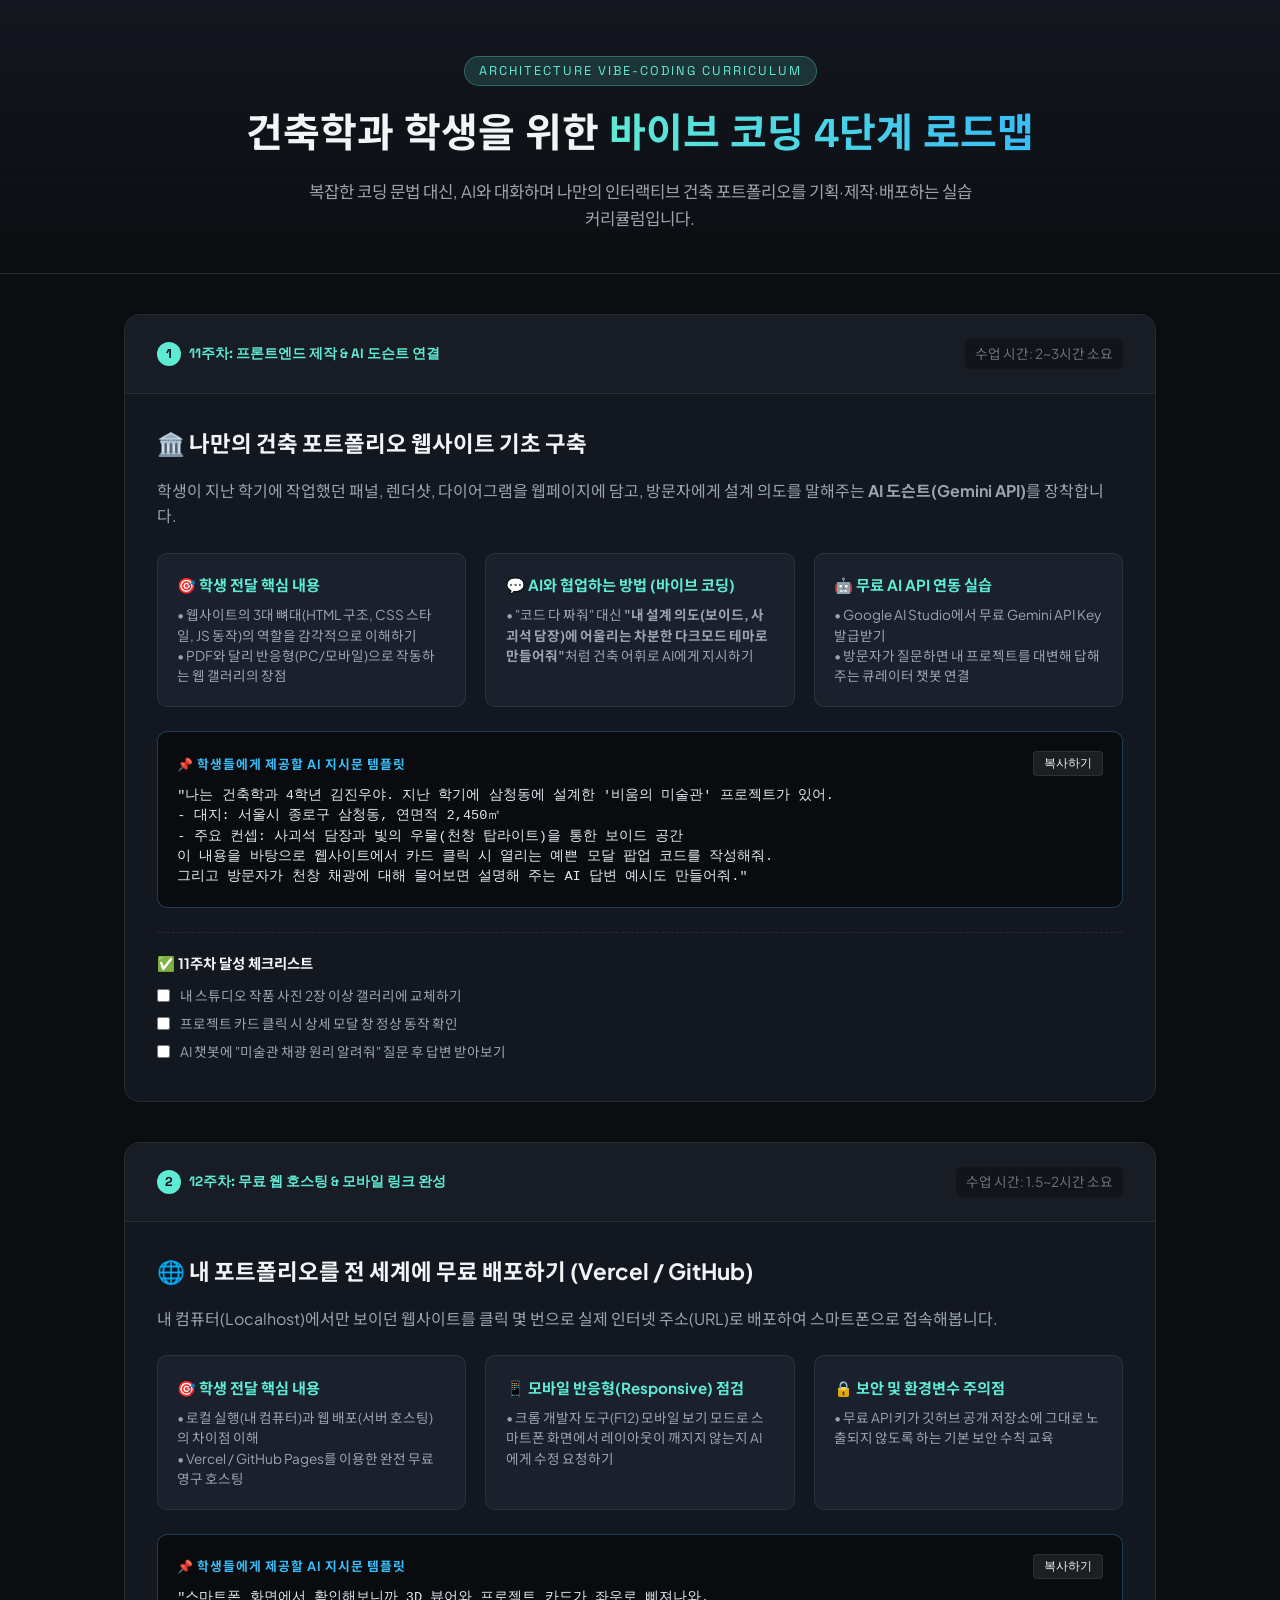
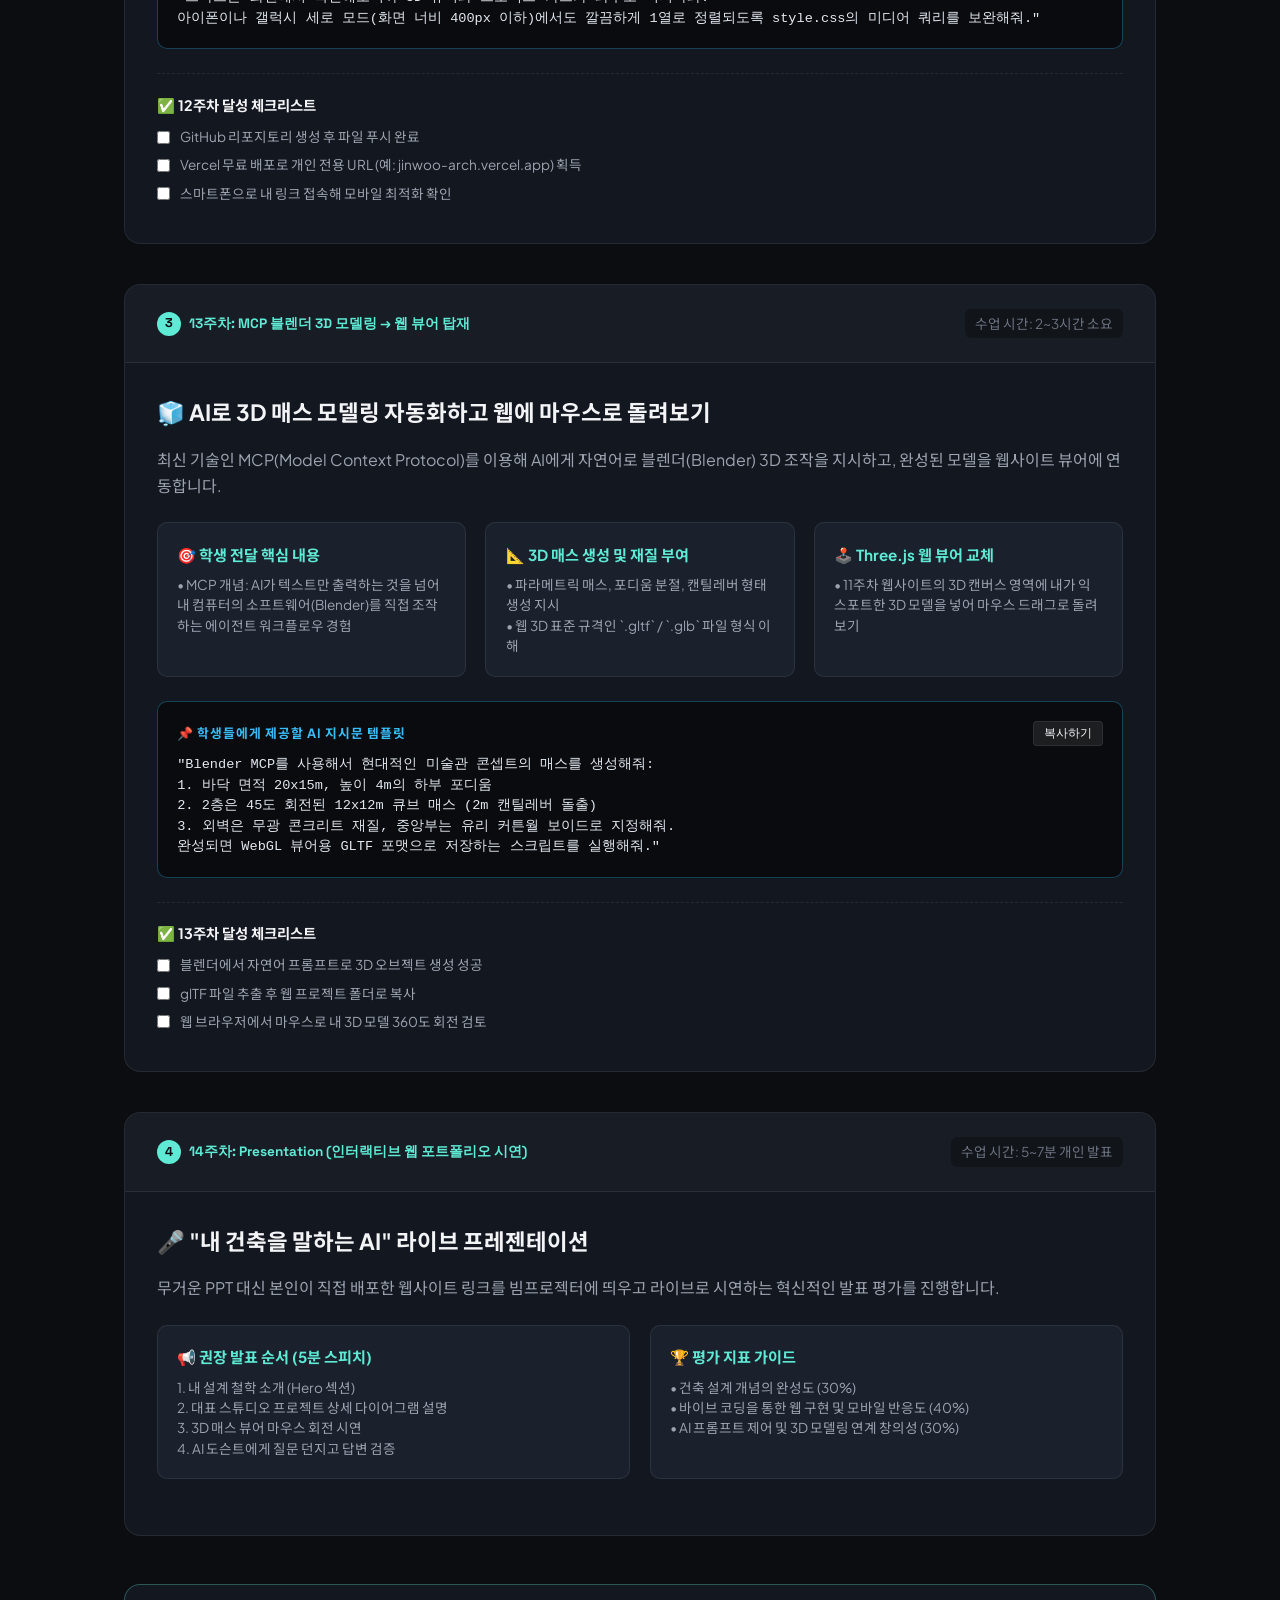
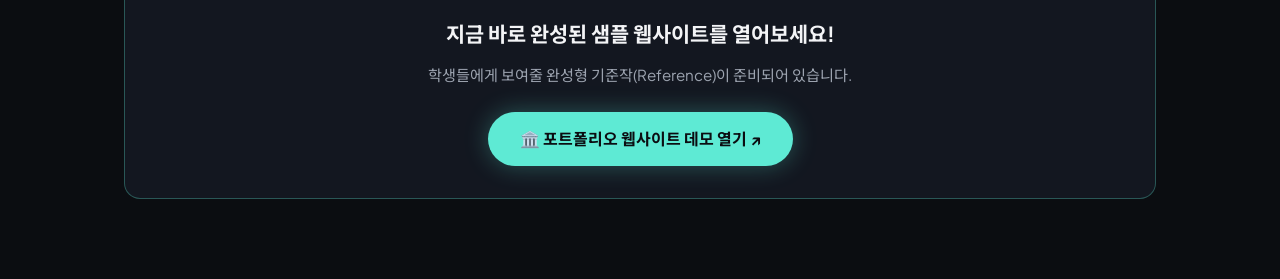
<file: curriculum.html>
<!DOCTYPE html>
<html lang="ko">
<head>
    <meta charset="UTF-8">
    <meta name="viewport" content="width=device-width, initial-scale=1.0">
    <title>건축학과 바이브 코딩 실습 로드맵 & 가이드</title>
    <link rel="preconnect" href="https://fonts.googleapis.com">
    <link rel="preconnect" href="https://fonts.gstatic.com" crossorigin>
    <link href="https://fonts.googleapis.com/css2?family=Plus+Jakarta+Sans:wght@400;600;700&family=Space+Grotesk:wght@500;700&family=Noto+Sans+KR:wght@300;400;500;700&display=swap" rel="stylesheet">
    <style>
        :root {
            --bg: #0b0d11;
            --surface: #131720;
            --surface-card: #1a202c;
            --border: rgba(255, 255, 255, 0.08);
            --border-accent: rgba(94, 234, 212, 0.3);
            --accent: #5eead4;
            --accent-glow: rgba(94, 234, 212, 0.15);
            --blue: #38bdf8;
            --purple: #a855f7;
            --text-main: #f3f4f6;
            --text-sub: #9ca3af;
            --text-muted: #6b7280;
            --radius-lg: 16px;
            --radius-md: 10px;
        }

        * { box-sizing: border-box; margin: 0; padding: 0; }
        body {
            background-color: var(--bg);
            color: var(--text-main);
            font-family: 'Plus Jakarta Sans', 'Noto Sans KR', sans-serif;
            line-height: 1.6;
            padding-bottom: 5rem;
        }

        /* Top Hero */
        .header {
            background: linear-gradient(180deg, rgba(20, 24, 33, 0.9) 0%, rgba(11, 13, 17, 0.4) 100%);
            border-bottom: 1px solid var(--border);
            padding: 3.5rem 2rem 2.5rem 2rem;
            text-align: center;
        }
        .tag {
            display: inline-block;
            font-family: 'Space Grotesk', sans-serif;
            font-size: 0.8rem;
            letter-spacing: 2px;
            color: var(--accent);
            background: var(--accent-glow);
            padding: 4px 14px;
            border-radius: 20px;
            border: 1px solid var(--border-accent);
            margin-bottom: 1rem;
        }
        .title {
            font-family: 'Space Grotesk', 'Noto Sans KR', sans-serif;
            font-size: 2.5rem;
            font-weight: 700;
            margin-bottom: 0.8rem;
        }
        .title span {
            background: linear-gradient(90deg, var(--accent), var(--blue));
            -webkit-background-clip: text;
            -webkit-text-fill-color: transparent;
        }
        .desc {
            max-width: 680px;
            margin: 0 auto;
            color: var(--text-sub);
            font-size: 1.05rem;
        }

        /* Main Container */
        .container {
            max-width: 1080px;
            margin: 2.5rem auto 0 auto;
            padding: 0 1.5rem;
        }

        /* Nav Pills */
        .phase-tabs {
            display: flex;
            justify-content: center;
            gap: 1rem;
            margin-bottom: 3rem;
            flex-wrap: wrap;
        }
        .tab-btn {
            background: var(--surface);
            border: 1px solid var(--border);
            color: var(--text-sub);
            padding: 0.75rem 1.6rem;
            border-radius: 30px;
            cursor: pointer;
            font-weight: 600;
            font-size: 0.95rem;
            transition: all 0.2s;
        }
        .tab-btn.active, .tab-btn:hover {
            border-color: var(--accent);
            color: var(--accent);
            background: rgba(94, 234, 212, 0.08);
        }

        /* Step Card */
        .step-card {
            background: var(--surface);
            border: 1px solid var(--border);
            border-radius: var(--radius-lg);
            margin-bottom: 2.5rem;
            overflow: hidden;
            transition: border-color 0.2s;
        }
        .step-card:hover {
            border-color: var(--border-accent);
        }
        .step-header {
            padding: 1.5rem 2rem;
            background: rgba(255, 255, 255, 0.02);
            border-bottom: 1px solid var(--border);
            display: flex;
            justify-content: space-between;
            align-items: center;
            flex-wrap: wrap;
            gap: 1rem;
        }
        .step-badge {
            font-family: 'Space Grotesk', sans-serif;
            font-size: 0.85rem;
            font-weight: 700;
            color: var(--accent);
            display: flex;
            align-items: center;
            gap: 8px;
        }
        .step-badge .num {
            background: var(--accent);
            color: #0b0d11;
            width: 24px;
            height: 24px;
            border-radius: 50%;
            display: inline-flex;
            align-items: center;
            justify-content: center;
            font-size: 0.8rem;
        }
        .step-time {
            font-size: 0.85rem;
            color: var(--text-muted);
            background: rgba(0,0,0,0.3);
            padding: 4px 10px;
            border-radius: 6px;
        }
        .step-body {
            padding: 2rem;
        }
        .step-title {
            font-size: 1.4rem;
            font-weight: 700;
            margin-bottom: 1rem;
            display: flex;
            align-items: center;
            gap: 10px;
        }
        .step-intro {
            color: var(--text-sub);
            margin-bottom: 1.5rem;
            font-size: 1rem;
        }

        /* Teaching Points Grid */
        .point-grid {
            display: grid;
            grid-template-columns: repeat(auto-fit, minmax(280px, 1fr));
            gap: 1.2rem;
            margin-bottom: 1.5rem;
        }
        .point-box {
            background: var(--surface-card);
            border: 1px solid var(--border);
            padding: 1.2rem;
            border-radius: var(--radius-md);
        }
        .point-box h4 {
            color: var(--accent);
            font-size: 0.95rem;
            margin-bottom: 0.5rem;
            display: flex;
            align-items: center;
            gap: 6px;
        }
        .point-box p {
            font-size: 0.85rem;
            color: var(--text-sub);
            line-height: 1.5;
        }

        /* Prompt Template Box (AI 바이브코딩 프롬프트) */
        .prompt-template {
            background: #090b0e;
            border: 1px solid rgba(56, 189, 248, 0.3);
            border-radius: var(--radius-md);
            padding: 1.2rem;
            margin-top: 1.2rem;
        }
        .prompt-header {
            display: flex;
            justify-content: space-between;
            align-items: center;
            margin-bottom: 0.6rem;
        }
        .prompt-label {
            font-size: 0.8rem;
            font-weight: 700;
            color: var(--blue);
            letter-spacing: 1px;
        }
        .btn-copy {
            background: rgba(255, 255, 255, 0.08);
            border: 1px solid var(--border);
            color: var(--text-main);
            padding: 3px 10px;
            font-size: 0.75rem;
            border-radius: 4px;
            cursor: pointer;
        }
        .btn-copy:hover {
            background: var(--accent);
            color: #000;
        }
        .prompt-code {
            font-family: monospace;
            font-size: 0.85rem;
            color: #e2e8f0;
            white-space: pre-wrap;
            line-height: 1.5;
        }

        /* Checklist */
        .checklist {
            margin-top: 1.5rem;
            padding-top: 1.2rem;
            border-top: 1px dashed var(--border);
        }
        .checklist h5 {
            font-size: 0.9rem;
            color: var(--text-main);
            margin-bottom: 0.6rem;
        }
        .check-item {
            display: flex;
            align-items: center;
            gap: 10px;
            font-size: 0.85rem;
            color: var(--text-sub);
            margin-bottom: 0.4rem;
        }
        .check-item input[type="checkbox"] {
            accent-color: var(--accent);
            cursor: pointer;
        }

        /* Floating action bottom */
        .launch-bar {
            text-align: center;
            margin-top: 3rem;
            padding: 2rem;
            background: var(--surface);
            border-radius: var(--radius-lg);
            border: 1px solid var(--border-accent);
        }
        .btn-live {
            display: inline-block;
            background: var(--accent);
            color: #0b0d11;
            font-weight: 700;
            padding: 0.9rem 2rem;
            border-radius: 30px;
            text-decoration: none;
            font-size: 1rem;
            box-shadow: 0 0 25px rgba(94, 234, 212, 0.3);
            transition: transform 0.2s;
        }
        .btn-live:hover {
            transform: scale(1.04);
        }
    </style>
</head>
<body>

    <!-- Header -->
    <header class="header">
        <span class="tag">ARCHITECTURE VIBE-CODING CURRICULUM</span>
        <h1 class="title">건축학과 학생을 위한 <span>바이브 코딩 4단계 로드맵</span></h1>
        <p class="desc">
            복잡한 코딩 문법 대신, AI와 대화하며 나만의 인터랙티브 건축 포트폴리오를 기획·제작·배포하는 실습 커리큘럼입니다.
        </p>
    </header>

    <div class="container">
        <!-- Week 11: 바이브코딩 3 -->
        <div class="step-card" id="week11">
            <div class="step-header">
                <div class="step-badge">
                    <span class="num">1</span>
                    <span>11주차: 프론트엔드 제작 & AI 도슨트 연결</span>
                </div>
                <span class="step-time">수업 시간: 2~3시간 소요</span>
            </div>
            <div class="step-body">
                <h3 class="step-title">🏛️ 나만의 건축 포트폴리오 웹사이트 기초 구축</h3>
                <p class="step-intro">
                    학생이 지난 학기에 작업했던 패널, 렌더샷, 다이어그램을 웹페이지에 담고, 방문자에게 설계 의도를 말해주는 <strong>AI 도슨트(Gemini API)</strong>를 장착합니다.
                </p>

                <div class="point-grid">
                    <div class="point-box">
                        <h4>🎯 학생 전달 핵심 내용</h4>
                        <p>• 웹사이트의 3대 뼈대(HTML 구조, CSS 스타일, JS 동작)의 역할을 감각적으로 이해하기<br>• PDF와 달리 반응형(PC/모바일)으로 작동하는 웹 갤러리의 장점</p>
                    </div>
                    <div class="point-box">
                        <h4>💬 AI와 협업하는 방법 (바이브 코딩)</h4>
                        <p>• "코드 다 짜줘" 대신 <strong>"내 설계 의도(보이드, 사괴석 담장)에 어울리는 차분한 다크모드 테마로 만들어줘"</strong>처럼 건축 어휘로 AI에게 지시하기</p>
                    </div>
                    <div class="point-box">
                        <h4>🤖 무료 AI API 연동 실습</h4>
                        <p>• Google AI Studio에서 무료 Gemini API Key 발급받기<br>• 방문자가 질문하면 내 프로젝트를 대변해 답해주는 큐레이터 챗봇 연결</p>
                    </div>
                </div>

                <!-- Copiable Prompt Template -->
                <div class="prompt-template">
                    <div class="prompt-header">
                        <span class="prompt-label">📌 학생들에게 제공할 AI 지시문 템플릿</span>
                        <button class="btn-copy" onclick="copyPrompt('prompt-1')">복사하기</button>
                    </div>
                    <pre class="prompt-code" id="prompt-1">"나는 건축학과 4학년 김진우야. 지난 학기에 삼청동에 설계한 '비움의 미술관' 프로젝트가 있어.
- 대지: 서울시 종로구 삼청동, 연면적 2,450㎡
- 주요 컨셉: 사괴석 담장과 빛의 우물(천창 탑라이트)을 통한 보이드 공간
이 내용을 바탕으로 웹사이트에서 카드 클릭 시 열리는 예쁜 모달 팝업 코드를 작성해줘.
그리고 방문자가 천창 채광에 대해 물어보면 설명해 주는 AI 답변 예시도 만들어줘."</pre>
                </div>

                <div class="checklist">
                    <h5>✅ 11주차 달성 체크리스트</h5>
                    <div class="check-item"><input type="checkbox"> 내 스튜디오 작품 사진 2장 이상 갤러리에 교체하기</div>
                    <div class="check-item"><input type="checkbox"> 프로젝트 카드 클릭 시 상세 모달 창 정상 동작 확인</div>
                    <div class="check-item"><input type="checkbox"> AI 챗봇에 "미술관 채광 원리 알려줘" 질문 후 답변 받아보기</div>
                </div>
            </div>
        </div>

        <!-- Week 12: 바이브코딩 4 -->
        <div class="step-card" id="week12">
            <div class="step-header">
                <div class="step-badge">
                    <span class="num">2</span>
                    <span>12주차: 무료 웹 호스팅 & 모바일 링크 완성</span>
                </div>
                <span class="step-time">수업 시간: 1.5~2시간 소요</span>
            </div>
            <div class="step-body">
                <h3 class="step-title">🌐 내 포트폴리오를 전 세계에 무료 배포하기 (Vercel / GitHub)</h3>
                <p class="step-intro">
                    내 컴퓨터(Localhost)에서만 보이던 웹사이트를 클릭 몇 번으로 실제 인터넷 주소(URL)로 배포하여 스마트폰으로 접속해봅니다.
                </p>

                <div class="point-grid">
                    <div class="point-box">
                        <h4>🎯 학생 전달 핵심 내용</h4>
                        <p>• 로컬 실행(내 컴퓨터)과 웹 배포(서버 호스팅)의 차이점 이해<br>• Vercel / GitHub Pages를 이용한 완전 무료 영구 호스팅</p>
                    </div>
                    <div class="point-box">
                        <h4>📱 모바일 반응형(Responsive) 점검</h4>
                        <p>• 크롬 개발자 도구(F12) 모바일 보기 모드로 스마트폰 화면에서 레이아웃이 깨지지 않는지 AI에게 수정 요청하기</p>
                    </div>
                    <div class="point-box">
                        <h4>🔒 보안 및 환경변수 주의점</h4>
                        <p>• 무료 API 키가 깃허브 공개 저장소에 그대로 노출되지 않도록 하는 기본 보안 수칙 교육</p>
                    </div>
                </div>

                <!-- Copiable Prompt Template -->
                <div class="prompt-template">
                    <div class="prompt-header">
                        <span class="prompt-label">📌 학생들에게 제공할 AI 지시문 템플릿</span>
                        <button class="btn-copy" onclick="copyPrompt('prompt-2')">복사하기</button>
                    </div>
                    <pre class="prompt-code" id="prompt-2">"스마트폰 화면에서 확인해보니까 3D 뷰어와 프로젝트 카드가 좌우로 삐져나와.
아이폰이나 갤럭시 세로 모드(화면 너비 400px 이하)에서도 깔끔하게 1열로 정렬되도록 style.css의 미디어 쿼리를 보완해줘."</pre>
                </div>

                <div class="checklist">
                    <h5>✅ 12주차 달성 체크리스트</h5>
                    <div class="check-item"><input type="checkbox"> GitHub 리포지토리 생성 후 파일 푸시 완료</div>
                    <div class="check-item"><input type="checkbox"> Vercel 무료 배포로 개인 전용 URL (예: jinwoo-arch.vercel.app) 획득</div>
                    <div class="check-item"><input type="checkbox"> 스마트폰으로 내 링크 접속해 모바일 최적화 확인</div>
                </div>
            </div>
        </div>

        <!-- Week 13: 바이브코딩 5 -->
        <div class="step-card" id="week13">
            <div class="step-header">
                <div class="step-badge">
                    <span class="num">3</span>
                    <span>13주차: MCP 블렌더 3D 모델링 → 웹 뷰어 탑재</span>
                </div>
                <span class="step-time">수업 시간: 2~3시간 소요</span>
            </div>
            <div class="step-body">
                <h3 class="step-title">🧊 AI로 3D 매스 모델링 자동화하고 웹에 마우스로 돌려보기</h3>
                <p class="step-intro">
                    최신 기술인 MCP(Model Context Protocol)를 이용해 AI에게 자연어로 블렌더(Blender) 3D 조작을 지시하고, 완성된 모델을 웹사이트 뷰어에 연동합니다.
                </p>

                <div class="point-grid">
                    <div class="point-box">
                        <h4>🎯 학생 전달 핵심 내용</h4>
                        <p>• MCP 개념: AI가 텍스트만 출력하는 것을 넘어 내 컴퓨터의 소프트웨어(Blender)를 직접 조작하는 에이전트 워크플로우 경험</p>
                    </div>
                    <div class="point-box">
                        <h4>📐 3D 매스 생성 및 재질 부여</h4>
                        <p>• 파라메트릭 매스, 포디움 분절, 캔틸레버 형태 생성 지시<br>• 웹 3D 표준 규격인 `.gltf` / `.glb` 파일 형식 이해</p>
                    </div>
                    <div class="point-box">
                        <h4>🕹️ Three.js 웹 뷰어 교체</h4>
                        <p>• 11주차 웹사이트의 3D 캔버스 영역에 내가 익스포트한 3D 모델을 넣어 마우스 드래그로 돌려보기</p>
                    </div>
                </div>

                <!-- Copiable Prompt Template -->
                <div class="prompt-template">
                    <div class="prompt-header">
                        <span class="prompt-label">📌 학생들에게 제공할 AI 지시문 템플릿</span>
                        <button class="btn-copy" onclick="copyPrompt('prompt-3')">복사하기</button>
                    </div>
                    <pre class="prompt-code" id="prompt-3">"Blender MCP를 사용해서 현대적인 미술관 콘셉트의 매스를 생성해줘:
1. 바닥 면적 20x15m, 높이 4m의 하부 포디움
2. 2층은 45도 회전된 12x12m 큐브 매스 (2m 캔틸레버 돌출)
3. 외벽은 무광 콘크리트 재질, 중앙부는 유리 커튼월 보이드로 지정해줘.
완성되면 WebGL 뷰어용 GLTF 포맷으로 저장하는 스크립트를 실행해줘."</pre>
                </div>

                <div class="checklist">
                    <h5>✅ 13주차 달성 체크리스트</h5>
                    <div class="check-item"><input type="checkbox"> 블렌더에서 자연어 프롬프트로 3D 오브젝트 생성 성공</div>
                    <div class="check-item"><input type="checkbox"> glTF 파일 추출 후 웹 프로젝트 폴더로 복사</div>
                    <div class="check-item"><input type="checkbox"> 웹 브라우저에서 마우스로 내 3D 모델 360도 회전 검토</div>
                </div>
            </div>
        </div>

        <!-- Week 14: 최종 발표 -->
        <div class="step-card" id="week14">
            <div class="step-header">
                <div class="step-badge">
                    <span class="num">4</span>
                    <span>14주차: Presentation (인터랙티브 웹 포트폴리오 시연)</span>
                </div>
                <span class="step-time">수업 시간: 5~7분 개인 발표</span>
            </div>
            <div class="step-body">
                <h3 class="step-title">🎤 "내 건축을 말하는 AI" 라이브 프레젠테이션</h3>
                <p class="step-intro">
                    무거운 PPT 대신 본인이 직접 배포한 웹사이트 링크를 빔프로젝터에 띄우고 라이브로 시연하는 혁신적인 발표 평가를 진행합니다.
                </p>

                <div class="point-grid">
                    <div class="point-box">
                        <h4>📢 권장 발표 순서 (5분 스피치)</h4>
                        <p>1. 내 설계 철학 소개 (Hero 섹션)<br>2. 대표 스튜디오 프로젝트 상세 다이어그램 설명<br>3. 3D 매스 뷰어 마우스 회전 시연<br>4. AI 도슨트에게 질문 던지고 답변 검증</p>
                    </div>
                    <div class="point-box">
                        <h4>🏆 평가 지표 가이드</h4>
                        <p>• 건축 설계 개념의 완성도 (30%)<br>• 바이브 코딩을 통한 웹 구현 및 모바일 반응도 (40%)<br>• AI 프롬프트 제어 및 3D 모델링 연계 창의성 (30%)</p>
                    </div>
                </div>
            </div>
        </div>

        <!-- Launch Web Link Box -->
        <div class="launch-bar">
            <h3 style="margin-bottom: 0.8rem; font-size: 1.3rem;">지금 바로 완성된 샘플 웹사이트를 열어보세요!</h3>
            <p style="color: var(--text-sub); margin-bottom: 1.5rem; font-size: 0.95rem;">
                학생들에게 보여줄 완성형 기준작(Reference)이 준비되어 있습니다.
            </p>
            <a href="index.html" class="btn-live" target="_blank">🏛️ 포트폴리오 웹사이트 데모 열기 ↗</a>
        </div>
    </div>

    <script>
        function copyPrompt(id) {
            const text = document.getElementById(id).innerText;
            navigator.clipboard.writeText(text).then(() => {
                alert('프롬프트 템플릿이 클립보드에 복사되었습니다! AI 채팅창에 붙여넣어 사용하세요.');
            });
        }
    </script>
</body>
</html>
</file>
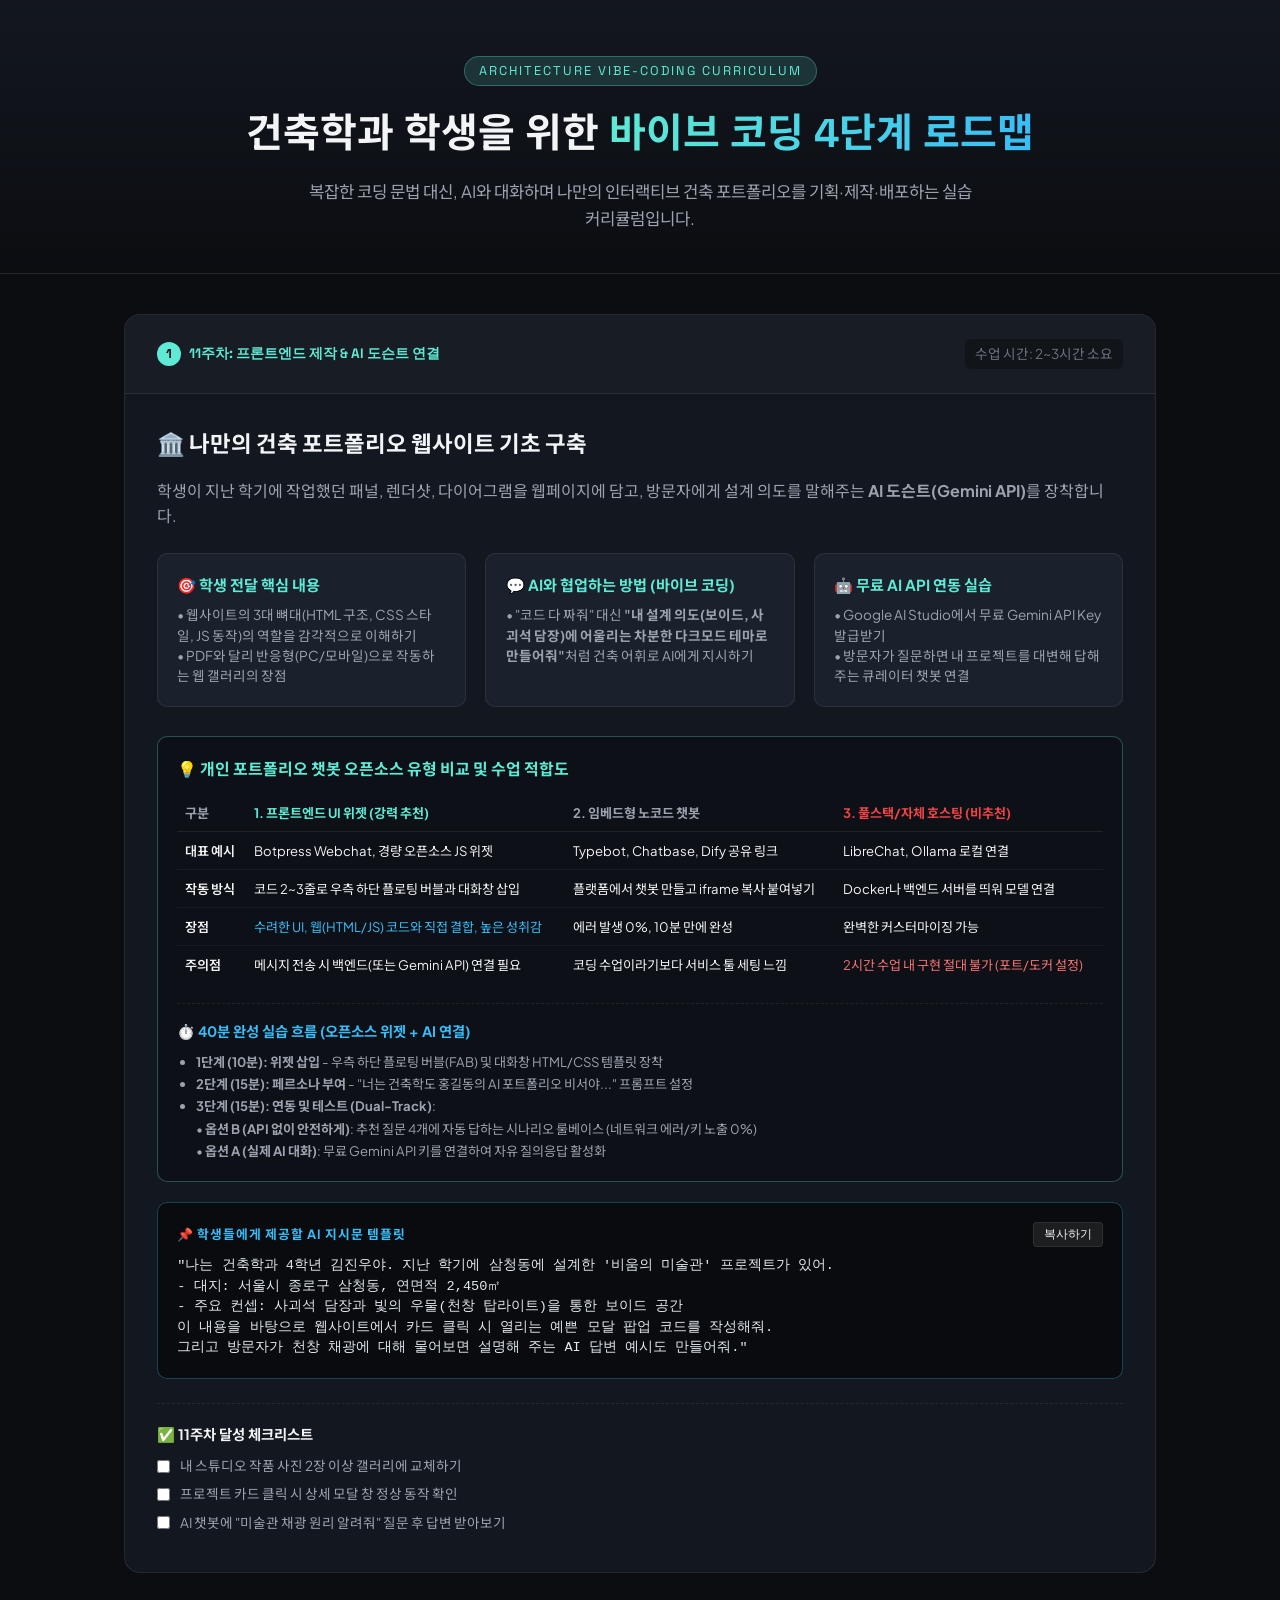
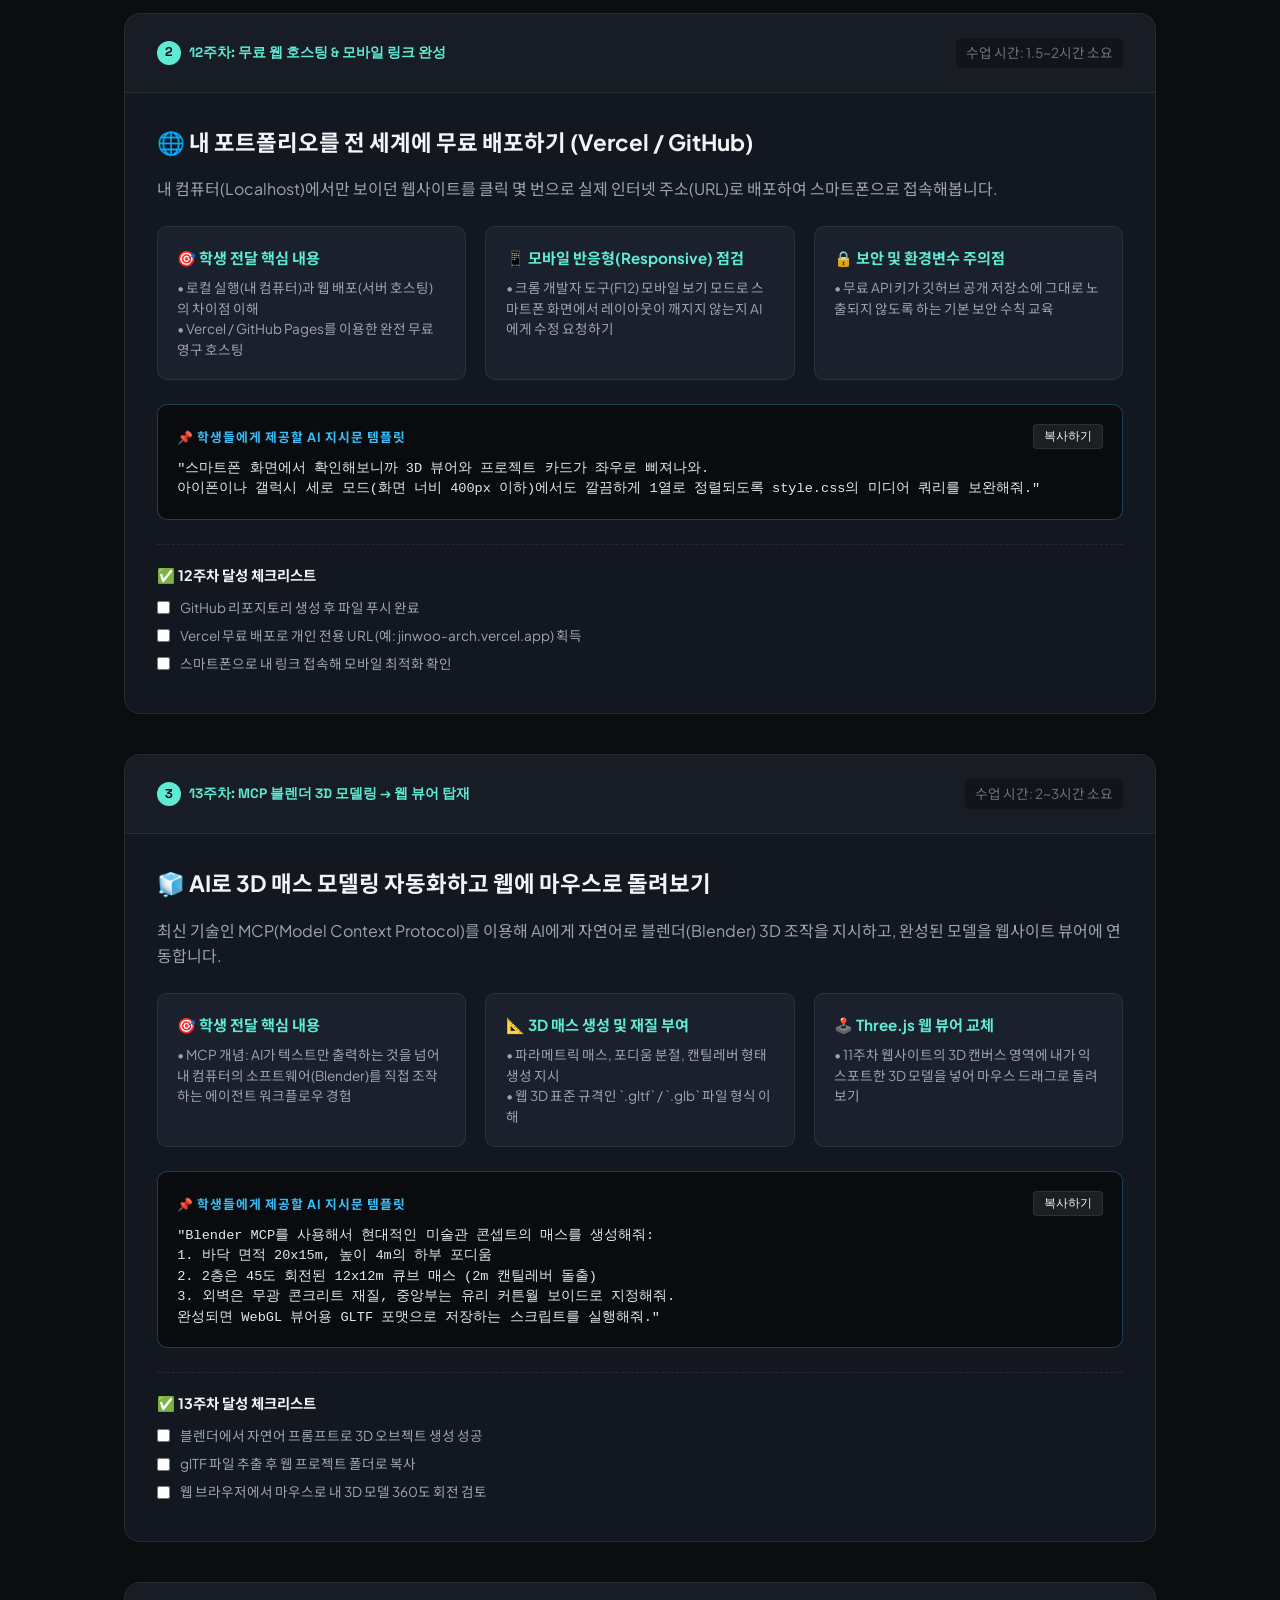
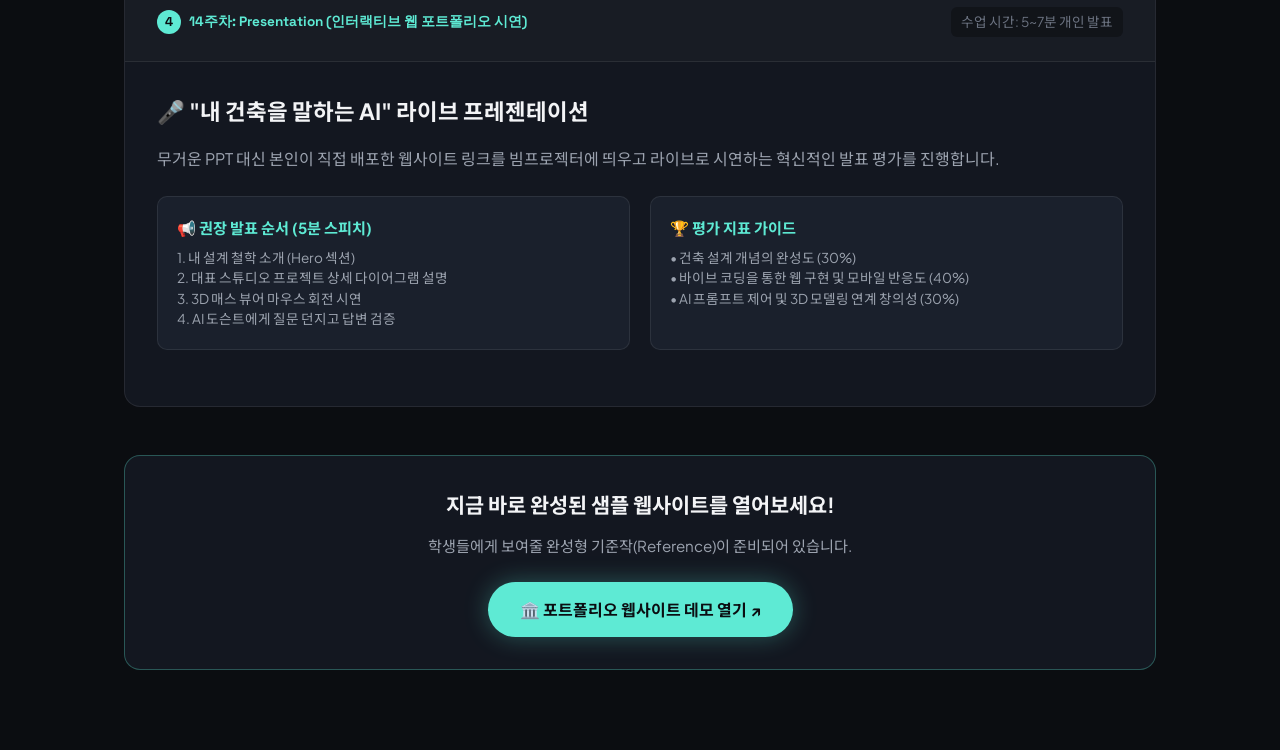
<file: 01_학생_실습용_템플릿/curriculum.html>
<!DOCTYPE html>
<html lang="ko">
<head>
    <meta charset="UTF-8">
    <meta name="viewport" content="width=device-width, initial-scale=1.0">
    <title>건축학과 바이브 코딩 실습 로드맵 & 가이드</title>
    <link rel="preconnect" href="https://fonts.googleapis.com">
    <link rel="preconnect" href="https://fonts.gstatic.com" crossorigin>
    <link href="https://fonts.googleapis.com/css2?family=Plus+Jakarta+Sans:wght@400;600;700&family=Space+Grotesk:wght@500;700&family=Noto+Sans+KR:wght@300;400;500;700&display=swap" rel="stylesheet">
    <style>
        :root {
            --bg: #0b0d11;
            --surface: #131720;
            --surface-card: #1a202c;
            --border: rgba(255, 255, 255, 0.08);
            --border-accent: rgba(94, 234, 212, 0.3);
            --accent: #5eead4;
            --accent-glow: rgba(94, 234, 212, 0.15);
            --blue: #38bdf8;
            --purple: #a855f7;
            --text-main: #f3f4f6;
            --text-sub: #9ca3af;
            --text-muted: #6b7280;
            --radius-lg: 16px;
            --radius-md: 10px;
        }

        * { box-sizing: border-box; margin: 0; padding: 0; }
        body {
            background-color: var(--bg);
            color: var(--text-main);
            font-family: 'Plus Jakarta Sans', 'Noto Sans KR', sans-serif;
            line-height: 1.6;
            padding-bottom: 5rem;
        }

        /* Top Hero */
        .header {
            background: linear-gradient(180deg, rgba(20, 24, 33, 0.9) 0%, rgba(11, 13, 17, 0.4) 100%);
            border-bottom: 1px solid var(--border);
            padding: 3.5rem 2rem 2.5rem 2rem;
            text-align: center;
        }
        .tag {
            display: inline-block;
            font-family: 'Space Grotesk', sans-serif;
            font-size: 0.8rem;
            letter-spacing: 2px;
            color: var(--accent);
            background: var(--accent-glow);
            padding: 4px 14px;
            border-radius: 20px;
            border: 1px solid var(--border-accent);
            margin-bottom: 1rem;
        }
        .title {
            font-family: 'Space Grotesk', 'Noto Sans KR', sans-serif;
            font-size: 2.5rem;
            font-weight: 700;
            margin-bottom: 0.8rem;
        }
        .title span {
            background: linear-gradient(90deg, var(--accent), var(--blue));
            -webkit-background-clip: text;
            -webkit-text-fill-color: transparent;
        }
        .desc {
            max-width: 680px;
            margin: 0 auto;
            color: var(--text-sub);
            font-size: 1.05rem;
        }

        /* Main Container */
        .container {
            max-width: 1080px;
            margin: 2.5rem auto 0 auto;
            padding: 0 1.5rem;
        }

        /* Nav Pills */
        .phase-tabs {
            display: flex;
            justify-content: center;
            gap: 1rem;
            margin-bottom: 3rem;
            flex-wrap: wrap;
        }
        .tab-btn {
            background: var(--surface);
            border: 1px solid var(--border);
            color: var(--text-sub);
            padding: 0.75rem 1.6rem;
            border-radius: 30px;
            cursor: pointer;
            font-weight: 600;
            font-size: 0.95rem;
            transition: all 0.2s;
        }
        .tab-btn.active, .tab-btn:hover {
            border-color: var(--accent);
            color: var(--accent);
            background: rgba(94, 234, 212, 0.08);
        }

        /* Step Card */
        .step-card {
            background: var(--surface);
            border: 1px solid var(--border);
            border-radius: var(--radius-lg);
            margin-bottom: 2.5rem;
            overflow: hidden;
            transition: border-color 0.2s;
        }
        .step-card:hover {
            border-color: var(--border-accent);
        }
        .step-header {
            padding: 1.5rem 2rem;
            background: rgba(255, 255, 255, 0.02);
            border-bottom: 1px solid var(--border);
            display: flex;
            justify-content: space-between;
            align-items: center;
            flex-wrap: wrap;
            gap: 1rem;
        }
        .step-badge {
            font-family: 'Space Grotesk', sans-serif;
            font-size: 0.85rem;
            font-weight: 700;
            color: var(--accent);
            display: flex;
            align-items: center;
            gap: 8px;
        }
        .step-badge .num {
            background: var(--accent);
            color: #0b0d11;
            width: 24px;
            height: 24px;
            border-radius: 50%;
            display: inline-flex;
            align-items: center;
            justify-content: center;
            font-size: 0.8rem;
        }
        .step-time {
            font-size: 0.85rem;
            color: var(--text-muted);
            background: rgba(0,0,0,0.3);
            padding: 4px 10px;
            border-radius: 6px;
        }
        .step-body {
            padding: 2rem;
        }
        .step-title {
            font-size: 1.4rem;
            font-weight: 700;
            margin-bottom: 1rem;
            display: flex;
            align-items: center;
            gap: 10px;
        }
        .step-intro {
            color: var(--text-sub);
            margin-bottom: 1.5rem;
            font-size: 1rem;
        }

        /* Teaching Points Grid */
        .point-grid {
            display: grid;
            grid-template-columns: repeat(auto-fit, minmax(280px, 1fr));
            gap: 1.2rem;
            margin-bottom: 1.5rem;
        }
        .point-box {
            background: var(--surface-card);
            border: 1px solid var(--border);
            padding: 1.2rem;
            border-radius: var(--radius-md);
        }
        .point-box h4 {
            color: var(--accent);
            font-size: 0.95rem;
            margin-bottom: 0.5rem;
            display: flex;
            align-items: center;
            gap: 6px;
        }
        .point-box p {
            font-size: 0.85rem;
            color: var(--text-sub);
            line-height: 1.5;
        }

        /* Prompt Template Box (AI 바이브코딩 프롬프트) */
        .prompt-template {
            background: #090b0e;
            border: 1px solid rgba(56, 189, 248, 0.3);
            border-radius: var(--radius-md);
            padding: 1.2rem;
            margin-top: 1.2rem;
        }
        .prompt-header {
            display: flex;
            justify-content: space-between;
            align-items: center;
            margin-bottom: 0.6rem;
        }
        .prompt-label {
            font-size: 0.8rem;
            font-weight: 700;
            color: var(--blue);
            letter-spacing: 1px;
        }
        .btn-copy {
            background: rgba(255, 255, 255, 0.08);
            border: 1px solid var(--border);
            color: var(--text-main);
            padding: 3px 10px;
            font-size: 0.75rem;
            border-radius: 4px;
            cursor: pointer;
        }
        .btn-copy:hover {
            background: var(--accent);
            color: #000;
        }
        .prompt-code {
            font-family: monospace;
            font-size: 0.85rem;
            color: #e2e8f0;
            white-space: pre-wrap;
            line-height: 1.5;
        }

        /* Checklist */
        .checklist {
            margin-top: 1.5rem;
            padding-top: 1.2rem;
            border-top: 1px dashed var(--border);
        }
        .checklist h5 {
            font-size: 0.9rem;
            color: var(--text-main);
            margin-bottom: 0.6rem;
        }
        .check-item {
            display: flex;
            align-items: center;
            gap: 10px;
            font-size: 0.85rem;
            color: var(--text-sub);
            margin-bottom: 0.4rem;
        }
        .check-item input[type="checkbox"] {
            accent-color: var(--accent);
            cursor: pointer;
        }

        /* Floating action bottom */
        .launch-bar {
            text-align: center;
            margin-top: 3rem;
            padding: 2rem;
            background: var(--surface);
            border-radius: var(--radius-lg);
            border: 1px solid var(--border-accent);
        }
        .btn-live {
            display: inline-block;
            background: var(--accent);
            color: #0b0d11;
            font-weight: 700;
            padding: 0.9rem 2rem;
            border-radius: 30px;
            text-decoration: none;
            font-size: 1rem;
            box-shadow: 0 0 25px rgba(94, 234, 212, 0.3);
            transition: transform 0.2s;
        }
        .btn-live:hover {
            transform: scale(1.04);
        }
    </style>
</head>
<body>

    <!-- Header -->
    <header class="header">
        <span class="tag">ARCHITECTURE VIBE-CODING CURRICULUM</span>
        <h1 class="title">건축학과 학생을 위한 <span>바이브 코딩 4단계 로드맵</span></h1>
        <p class="desc">
            복잡한 코딩 문법 대신, AI와 대화하며 나만의 인터랙티브 건축 포트폴리오를 기획·제작·배포하는 실습 커리큘럼입니다.
        </p>
    </header>

    <div class="container">
        <!-- Week 11: 바이브코딩 3 -->
        <div class="step-card" id="week11">
            <div class="step-header">
                <div class="step-badge">
                    <span class="num">1</span>
                    <span>11주차: 프론트엔드 제작 & AI 도슨트 연결</span>
                </div>
                <span class="step-time">수업 시간: 2~3시간 소요</span>
            </div>
            <div class="step-body">
                <h3 class="step-title">🏛️ 나만의 건축 포트폴리오 웹사이트 기초 구축</h3>
                <p class="step-intro">
                    학생이 지난 학기에 작업했던 패널, 렌더샷, 다이어그램을 웹페이지에 담고, 방문자에게 설계 의도를 말해주는 <strong>AI 도슨트(Gemini API)</strong>를 장착합니다.
                </p>

                <div class="point-grid">
                    <div class="point-box">
                        <h4>🎯 학생 전달 핵심 내용</h4>
                        <p>• 웹사이트의 3대 뼈대(HTML 구조, CSS 스타일, JS 동작)의 역할을 감각적으로 이해하기<br>• PDF와 달리 반응형(PC/모바일)으로 작동하는 웹 갤러리의 장점</p>
                    </div>
                    <div class="point-box">
                        <h4>💬 AI와 협업하는 방법 (바이브 코딩)</h4>
                        <p>• "코드 다 짜줘" 대신 <strong>"내 설계 의도(보이드, 사괴석 담장)에 어울리는 차분한 다크모드 테마로 만들어줘"</strong>처럼 건축 어휘로 AI에게 지시하기</p>
                    </div>
                    <div class="point-box">
                        <h4>🤖 무료 AI API 연동 실습</h4>
                        <p>• Google AI Studio에서 무료 Gemini API Key 발급받기<br>• 방문자가 질문하면 내 프로젝트를 대변해 답해주는 큐레이터 챗봇 연결</p>
                    </div>
                </div>

                <!-- 💡 챗봇 오픈소스 3대 유형 비교표 (신규 반영) -->
                <div style="margin-top: 1.8rem; background: rgba(0,0,0,0.3); border: 1px solid var(--border-accent); border-radius: var(--radius-md); padding: 1.2rem;">
                    <h4 style="color: var(--accent); font-size: 1rem; margin-bottom: 0.8rem;">💡 개인 포트폴리오 챗봇 오픈소스 유형 비교 및 수업 적합도</h4>
                    <div style="overflow-x: auto;">
                        <table style="width: 100%; border-collapse: collapse; font-size: 0.82rem; text-align: left;">
                            <thead>
                                <tr style="border-bottom: 1px solid var(--border); color: var(--text-sub);">
                                    <th style="padding: 8px;">구분</th>
                                    <th style="padding: 8px; color: var(--accent);">1. 프론트엔드 UI 위젯 (강력 추천)</th>
                                    <th style="padding: 8px;">2. 임베드형 노코드 챗봇</th>
                                    <th style="padding: 8px; color: #ef4444;">3. 풀스택/자체 호스팅 (비추천)</th>
                                </tr>
                            </thead>
                            <tbody>
                                <tr style="border-bottom: 1px solid rgba(255,255,255,0.05);">
                                    <td style="padding: 8px; font-weight: 600;">대표 예시</td>
                                    <td style="padding: 8px; color: var(--text-main);">Botpress Webchat, 경량 오픈소스 JS 위젯</td>
                                    <td style="padding: 8px;">Typebot, Chatbase, Dify 공유 링크</td>
                                    <td style="padding: 8px;">LibreChat, Ollama 로컬 연결</td>
                                </tr>
                                <tr style="border-bottom: 1px solid rgba(255,255,255,0.05);">
                                    <td style="padding: 8px; font-weight: 600;">작동 방식</td>
                                    <td style="padding: 8px;">코드 2~3줄로 우측 하단 플로팅 버블과 대화창 삽입</td>
                                    <td style="padding: 8px;">플랫폼에서 챗봇 만들고 iframe 복사 붙여넣기</td>
                                    <td style="padding: 8px;">Docker나 백엔드 서버를 띄워 모델 연결</td>
                                </tr>
                                <tr style="border-bottom: 1px solid rgba(255,255,255,0.05);">
                                    <td style="padding: 8px; font-weight: 600;">장점</td>
                                    <td style="padding: 8px; color: #38bdf8;">수려한 UI, 웹(HTML/JS) 코드와 직접 결합, 높은 성취감</td>
                                    <td style="padding: 8px;">에러 발생 0%, 10분 만에 완성</td>
                                    <td style="padding: 8px;">완벽한 커스터마이징 가능</td>
                                </tr>
                                <tr>
                                    <td style="padding: 8px; font-weight: 600;">주의점</td>
                                    <td style="padding: 8px;">메시지 전송 시 백엔드(또는 Gemini API) 연결 필요</td>
                                    <td style="padding: 8px;">코딩 수업이라기보다 서비스 툴 세팅 느낌</td>
                                    <td style="padding: 8px; color: #f87171;">2시간 수업 내 구현 절대 불가 (포트/도커 설정)</td>
                                </tr>
                            </tbody>
                        </table>
                    </div>

                    <!-- 실습 3단계 흐름 -->
                    <div style="margin-top: 1.2rem; padding-top: 1rem; border-top: 1px dashed var(--border);">
                        <h5 style="color: var(--blue); font-size: 0.9rem; margin-bottom: 0.5rem;">⏱️ 40분 완성 실습 흐름 (오픈소스 위젯 + AI 연결)</h5>
                        <ul style="font-size: 0.82rem; color: var(--text-sub); line-height: 1.7; padding-left: 1.2rem;">
                            <li><strong>1단계 (10분): 위젯 삽입</strong> - 우측 하단 플로팅 버블(FAB) 및 대화창 HTML/CSS 템플릿 장착</li>
                            <li><strong>2단계 (15분): 페르소나 부여</strong> - "너는 건축학도 홍길동의 AI 포트폴리오 비서야..." 프롬프트 설정</li>
                            <li><strong>3단계 (15분): 연동 및 테스트 (Dual-Track)</strong>:
                                <br>• <strong>옵션 B (API 없이 안전하게)</strong>: 추천 질문 4개에 자동 답하는 시나리오 룰베이스 (네트워크 에러/키 노출 0%)
                                <br>• <strong>옵션 A (실제 AI 대화)</strong>: 무료 Gemini API 키를 연결하여 자유 질의응답 활성화
                            </li>
                        </ul>
                    </div>
                </div>

                <!-- Copiable Prompt Template -->
                <div class="prompt-template">
                    <div class="prompt-header">
                        <span class="prompt-label">📌 학생들에게 제공할 AI 지시문 템플릿</span>
                        <button class="btn-copy" onclick="copyPrompt('prompt-1')">복사하기</button>
                    </div>
                    <pre class="prompt-code" id="prompt-1">"나는 건축학과 4학년 김진우야. 지난 학기에 삼청동에 설계한 '비움의 미술관' 프로젝트가 있어.
- 대지: 서울시 종로구 삼청동, 연면적 2,450㎡
- 주요 컨셉: 사괴석 담장과 빛의 우물(천창 탑라이트)을 통한 보이드 공간
이 내용을 바탕으로 웹사이트에서 카드 클릭 시 열리는 예쁜 모달 팝업 코드를 작성해줘.
그리고 방문자가 천창 채광에 대해 물어보면 설명해 주는 AI 답변 예시도 만들어줘."</pre>
                </div>

                <div class="checklist">
                    <h5>✅ 11주차 달성 체크리스트</h5>
                    <div class="check-item"><input type="checkbox"> 내 스튜디오 작품 사진 2장 이상 갤러리에 교체하기</div>
                    <div class="check-item"><input type="checkbox"> 프로젝트 카드 클릭 시 상세 모달 창 정상 동작 확인</div>
                    <div class="check-item"><input type="checkbox"> AI 챗봇에 "미술관 채광 원리 알려줘" 질문 후 답변 받아보기</div>
                </div>
            </div>
        </div>

        <!-- Week 12: 바이브코딩 4 -->
        <div class="step-card" id="week12">
            <div class="step-header">
                <div class="step-badge">
                    <span class="num">2</span>
                    <span>12주차: 무료 웹 호스팅 & 모바일 링크 완성</span>
                </div>
                <span class="step-time">수업 시간: 1.5~2시간 소요</span>
            </div>
            <div class="step-body">
                <h3 class="step-title">🌐 내 포트폴리오를 전 세계에 무료 배포하기 (Vercel / GitHub)</h3>
                <p class="step-intro">
                    내 컴퓨터(Localhost)에서만 보이던 웹사이트를 클릭 몇 번으로 실제 인터넷 주소(URL)로 배포하여 스마트폰으로 접속해봅니다.
                </p>

                <div class="point-grid">
                    <div class="point-box">
                        <h4>🎯 학생 전달 핵심 내용</h4>
                        <p>• 로컬 실행(내 컴퓨터)과 웹 배포(서버 호스팅)의 차이점 이해<br>• Vercel / GitHub Pages를 이용한 완전 무료 영구 호스팅</p>
                    </div>
                    <div class="point-box">
                        <h4>📱 모바일 반응형(Responsive) 점검</h4>
                        <p>• 크롬 개발자 도구(F12) 모바일 보기 모드로 스마트폰 화면에서 레이아웃이 깨지지 않는지 AI에게 수정 요청하기</p>
                    </div>
                    <div class="point-box">
                        <h4>🔒 보안 및 환경변수 주의점</h4>
                        <p>• 무료 API 키가 깃허브 공개 저장소에 그대로 노출되지 않도록 하는 기본 보안 수칙 교육</p>
                    </div>
                </div>

                <!-- Copiable Prompt Template -->
                <div class="prompt-template">
                    <div class="prompt-header">
                        <span class="prompt-label">📌 학생들에게 제공할 AI 지시문 템플릿</span>
                        <button class="btn-copy" onclick="copyPrompt('prompt-2')">복사하기</button>
                    </div>
                    <pre class="prompt-code" id="prompt-2">"스마트폰 화면에서 확인해보니까 3D 뷰어와 프로젝트 카드가 좌우로 삐져나와.
아이폰이나 갤럭시 세로 모드(화면 너비 400px 이하)에서도 깔끔하게 1열로 정렬되도록 style.css의 미디어 쿼리를 보완해줘."</pre>
                </div>

                <div class="checklist">
                    <h5>✅ 12주차 달성 체크리스트</h5>
                    <div class="check-item"><input type="checkbox"> GitHub 리포지토리 생성 후 파일 푸시 완료</div>
                    <div class="check-item"><input type="checkbox"> Vercel 무료 배포로 개인 전용 URL (예: jinwoo-arch.vercel.app) 획득</div>
                    <div class="check-item"><input type="checkbox"> 스마트폰으로 내 링크 접속해 모바일 최적화 확인</div>
                </div>
            </div>
        </div>

        <!-- Week 13: 바이브코딩 5 -->
        <div class="step-card" id="week13">
            <div class="step-header">
                <div class="step-badge">
                    <span class="num">3</span>
                    <span>13주차: MCP 블렌더 3D 모델링 → 웹 뷰어 탑재</span>
                </div>
                <span class="step-time">수업 시간: 2~3시간 소요</span>
            </div>
            <div class="step-body">
                <h3 class="step-title">🧊 AI로 3D 매스 모델링 자동화하고 웹에 마우스로 돌려보기</h3>
                <p class="step-intro">
                    최신 기술인 MCP(Model Context Protocol)를 이용해 AI에게 자연어로 블렌더(Blender) 3D 조작을 지시하고, 완성된 모델을 웹사이트 뷰어에 연동합니다.
                </p>

                <div class="point-grid">
                    <div class="point-box">
                        <h4>🎯 학생 전달 핵심 내용</h4>
                        <p>• MCP 개념: AI가 텍스트만 출력하는 것을 넘어 내 컴퓨터의 소프트웨어(Blender)를 직접 조작하는 에이전트 워크플로우 경험</p>
                    </div>
                    <div class="point-box">
                        <h4>📐 3D 매스 생성 및 재질 부여</h4>
                        <p>• 파라메트릭 매스, 포디움 분절, 캔틸레버 형태 생성 지시<br>• 웹 3D 표준 규격인 `.gltf` / `.glb` 파일 형식 이해</p>
                    </div>
                    <div class="point-box">
                        <h4>🕹️ Three.js 웹 뷰어 교체</h4>
                        <p>• 11주차 웹사이트의 3D 캔버스 영역에 내가 익스포트한 3D 모델을 넣어 마우스 드래그로 돌려보기</p>
                    </div>
                </div>

                <!-- Copiable Prompt Template -->
                <div class="prompt-template">
                    <div class="prompt-header">
                        <span class="prompt-label">📌 학생들에게 제공할 AI 지시문 템플릿</span>
                        <button class="btn-copy" onclick="copyPrompt('prompt-3')">복사하기</button>
                    </div>
                    <pre class="prompt-code" id="prompt-3">"Blender MCP를 사용해서 현대적인 미술관 콘셉트의 매스를 생성해줘:
1. 바닥 면적 20x15m, 높이 4m의 하부 포디움
2. 2층은 45도 회전된 12x12m 큐브 매스 (2m 캔틸레버 돌출)
3. 외벽은 무광 콘크리트 재질, 중앙부는 유리 커튼월 보이드로 지정해줘.
완성되면 WebGL 뷰어용 GLTF 포맷으로 저장하는 스크립트를 실행해줘."</pre>
                </div>

                <div class="checklist">
                    <h5>✅ 13주차 달성 체크리스트</h5>
                    <div class="check-item"><input type="checkbox"> 블렌더에서 자연어 프롬프트로 3D 오브젝트 생성 성공</div>
                    <div class="check-item"><input type="checkbox"> glTF 파일 추출 후 웹 프로젝트 폴더로 복사</div>
                    <div class="check-item"><input type="checkbox"> 웹 브라우저에서 마우스로 내 3D 모델 360도 회전 검토</div>
                </div>
            </div>
        </div>

        <!-- Week 14: 최종 발표 -->
        <div class="step-card" id="week14">
            <div class="step-header">
                <div class="step-badge">
                    <span class="num">4</span>
                    <span>14주차: Presentation (인터랙티브 웹 포트폴리오 시연)</span>
                </div>
                <span class="step-time">수업 시간: 5~7분 개인 발표</span>
            </div>
            <div class="step-body">
                <h3 class="step-title">🎤 "내 건축을 말하는 AI" 라이브 프레젠테이션</h3>
                <p class="step-intro">
                    무거운 PPT 대신 본인이 직접 배포한 웹사이트 링크를 빔프로젝터에 띄우고 라이브로 시연하는 혁신적인 발표 평가를 진행합니다.
                </p>

                <div class="point-grid">
                    <div class="point-box">
                        <h4>📢 권장 발표 순서 (5분 스피치)</h4>
                        <p>1. 내 설계 철학 소개 (Hero 섹션)<br>2. 대표 스튜디오 프로젝트 상세 다이어그램 설명<br>3. 3D 매스 뷰어 마우스 회전 시연<br>4. AI 도슨트에게 질문 던지고 답변 검증</p>
                    </div>
                    <div class="point-box">
                        <h4>🏆 평가 지표 가이드</h4>
                        <p>• 건축 설계 개념의 완성도 (30%)<br>• 바이브 코딩을 통한 웹 구현 및 모바일 반응도 (40%)<br>• AI 프롬프트 제어 및 3D 모델링 연계 창의성 (30%)</p>
                    </div>
                </div>
            </div>
        </div>

        <!-- Launch Web Link Box -->
        <div class="launch-bar">
            <h3 style="margin-bottom: 0.8rem; font-size: 1.3rem;">지금 바로 완성된 샘플 웹사이트를 열어보세요!</h3>
            <p style="color: var(--text-sub); margin-bottom: 1.5rem; font-size: 0.95rem;">
                학생들에게 보여줄 완성형 기준작(Reference)이 준비되어 있습니다.
            </p>
            <a href="index.html" class="btn-live" target="_blank">🏛️ 포트폴리오 웹사이트 데모 열기 ↗</a>
        </div>
    </div>

    <script>
        function copyPrompt(id) {
            const text = document.getElementById(id).innerText;
            navigator.clipboard.writeText(text).then(() => {
                alert('프롬프트 템플릿이 클립보드에 복사되었습니다! AI 채팅창에 붙여넣어 사용하세요.');
            });
        }
    </script>
</body>
</html>
</file>
